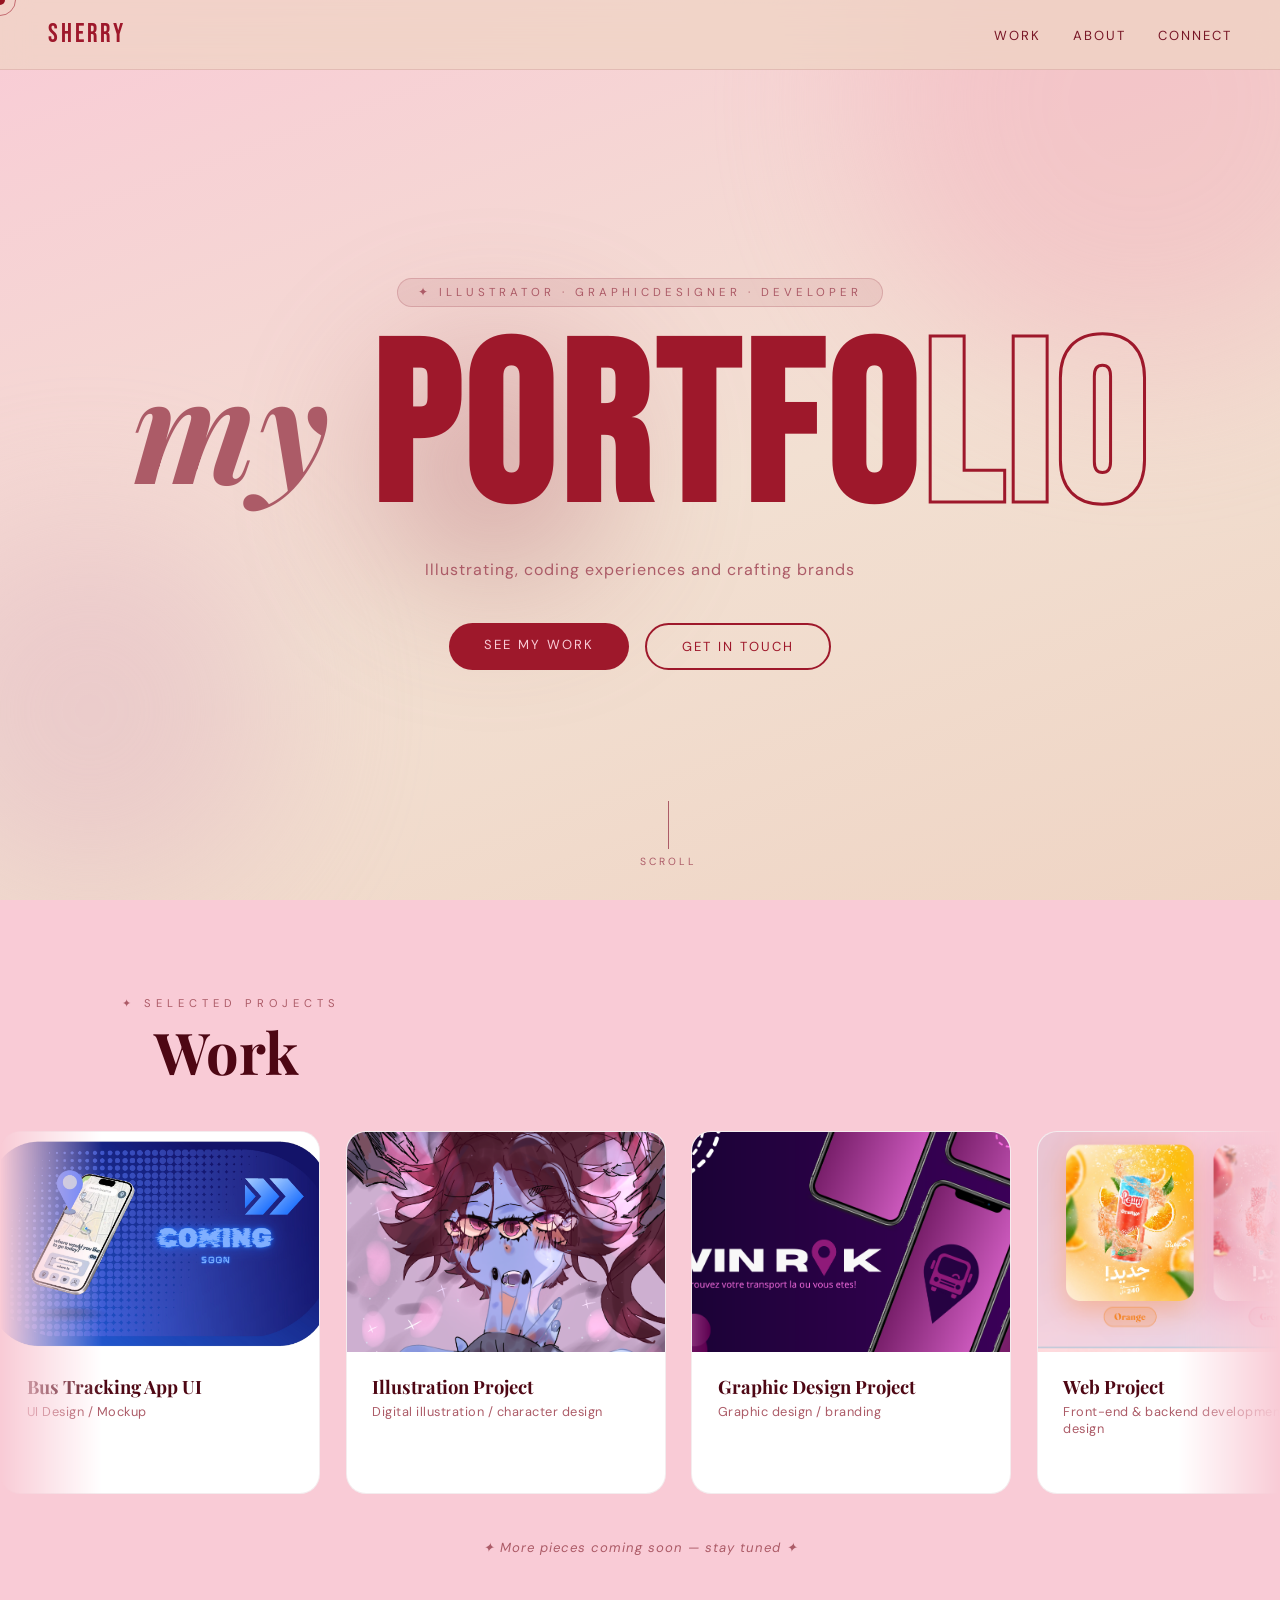
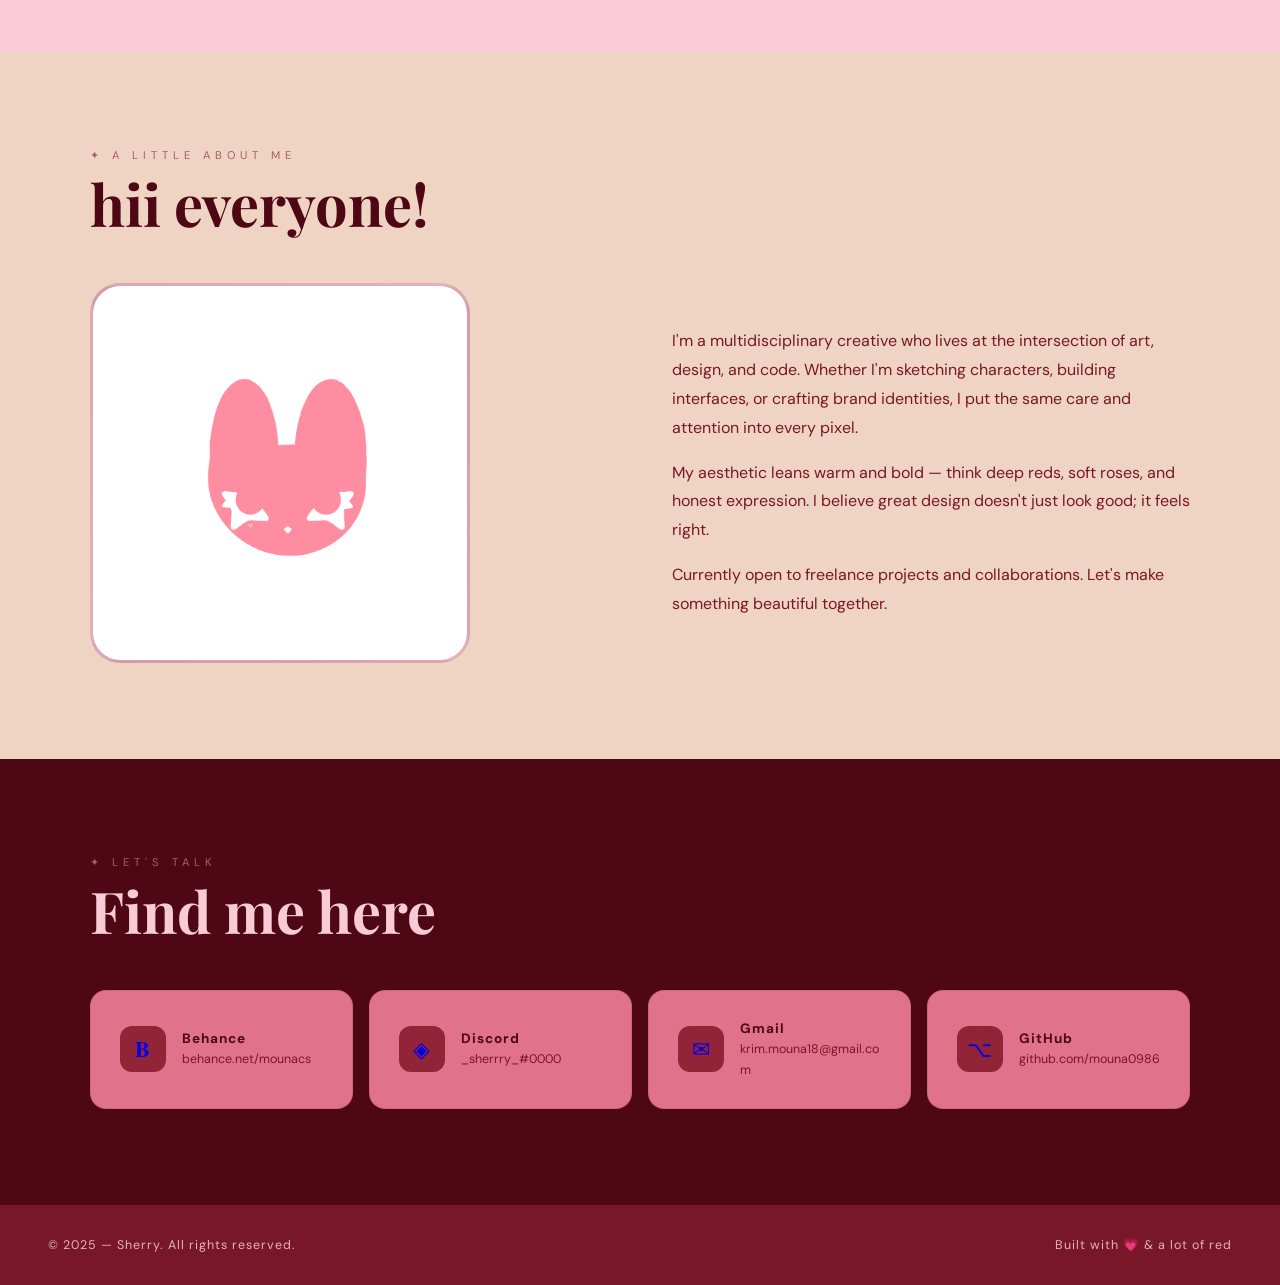
<file: index.html>
<!DOCTYPE html>
<html lang="en">
<head>
<meta charset="UTF-8" />
<meta name="viewport" content="width=device-width, initial-scale=1.0"/>
<title>Portfolio</title>
<link href="https://fonts.googleapis.com/css2?family=Playfair+Display:ital,wght@0,400;0,700;0,900;1,400;1,700&family=DM+Sans:wght@300;400;500&family=Bebas+Neue&display=swap" rel="stylesheet"/>
<style>
  :root {
    --scarlet: #4E0714;
    --ruby: #781727;
    --puce: #AC5B67;
    --pearl: #E2B3C2;
    --rose: #F9CBD6;
    --blush: #F2AFBC;
    --wine: #9E182B;
    --almond: #EFD4C4;
    --oatmilk: #F2E0D2;
  }
  *, *::before, *::after { margin: 0; padding: 0; box-sizing: border-box; }
  html { scroll-behavior: smooth; }
  body {
    font-family: 'DM Sans', sans-serif;
    background: var(--oatmilk);
    color: var(--scarlet);
    overflow-x: hidden;
  }

  /* ── NAV ── */
  nav {
    position: fixed; top: 0; left: 0; right: 0; z-index: 100;
    display: flex; align-items: center; justify-content: space-between;
    padding: 1.2rem 3rem;
    background: rgba(239,212,196,0.72);
    backdrop-filter: blur(14px);
    border-bottom: 1px solid rgba(120,23,39,0.12);
  }
  .nav-logo {
    font-family: 'Bebas Neue', sans-serif;
    font-size: 1.6rem;
    letter-spacing: 3px;
    color: var(--wine);
  }
  .nav-links { display: flex; gap: 2rem; list-style: none; }
  .nav-links a {
    font-size: 0.82rem;
    letter-spacing: 2px;
    text-transform: uppercase;
    color: var(--ruby);
    text-decoration: none;
    transition: color .2s;
  }
  .nav-links a:hover { color: var(--wine); }

  /* ── HERO ── */
  #hero {
    min-height: 100vh;
    display: flex; flex-direction: column; align-items: center; justify-content: center;
    position: relative;
    overflow: hidden;
    background: linear-gradient(160deg, var(--rose) 0%, var(--oatmilk) 55%, var(--almond) 100%);
    padding: 7rem 2rem 4rem;
  }
  .hero-blob {
    position: absolute;
    border-radius: 50%;
    filter: blur(80px);
    opacity: 0.45;
    pointer-events: none;
  }
  .blob1 { width: 560px; height: 560px; background: var(--blush); top: -180px; right: -140px; animation: drift 9s ease-in-out infinite alternate; }
  .blob2 { width: 380px; height: 380px; background: var(--pearl); bottom: 0; left: -100px; animation: drift 11s ease-in-out infinite alternate-reverse; }
  .blob3 { width: 220px; height: 220px; background: var(--puce); top: 40%; left: 30%; animation: drift 7s ease-in-out infinite alternate; }
  @keyframes drift { from { transform: translate(0,0) scale(1); } to { transform: translate(30px, 20px) scale(1.06); } }

  .hero-badge {
    font-size: 0.72rem;
    letter-spacing: 4px;
    text-transform: uppercase;
    color: var(--puce);
    background: rgba(172,91,103,0.12);
    border: 1px solid rgba(172,91,103,0.3);
    border-radius: 999px;
    padding: 6px 20px;
    margin-bottom: 1.8rem;
    position: relative; z-index: 1;
    animation: fadeUp 0.7s ease both;
  }

  .portfolio-title {
    position: relative; z-index: 1;
    font-family: 'Bebas Neue', sans-serif;
    font-size: clamp(5rem, 18vw, 14rem);
    line-height: 0.88;
    letter-spacing: 6px;
    color: transparent;
    -webkit-text-stroke: 3px var(--wine);
    text-align: center;
    animation: fadeUp 0.8s 0.1s ease both;
    user-select: none;
  }
  .portfolio-title .fill {
    color: var(--wine);
    -webkit-text-stroke: 0;
  }
  .portfolio-title .italic {
    font-family: 'Playfair Display', serif;
    font-style: italic;
    font-size: 0.65em;
    letter-spacing: 2px;
    color: var(--puce);
    -webkit-text-stroke: 0;
    vertical-align: middle;
  }

  .hero-sub {
    position: relative; z-index: 1;
    font-size: 1rem;
    color: var(--puce);
    letter-spacing: 1px;
    margin-top: 1.4rem;
    max-width: 480px;
    text-align: center;
    line-height: 1.7;
    animation: fadeUp 0.8s 0.2s ease both;
  }

  .hero-cta {
    position: relative; z-index: 1;
    margin-top: 2.5rem;
    display: flex; gap: 1rem; flex-wrap: wrap; justify-content: center;
    animation: fadeUp 0.8s 0.3s ease both;
  }
  .btn {
    padding: 0.8rem 2.2rem;
    border-radius: 999px;
    font-family: 'DM Sans', sans-serif;
    font-size: 0.82rem;
    letter-spacing: 2px;
    text-transform: uppercase;
    cursor: pointer;
    text-decoration: none;
    transition: transform .2s, box-shadow .2s;
  }
  .btn:hover { transform: translateY(-3px); box-shadow: 0 10px 28px rgba(120,23,39,0.18); }
  .btn-primary { background: var(--wine); color: var(--rose); border: none; }
  .btn-outline { background: transparent; color: var(--wine); border: 2px solid var(--wine); }

  .scroll-hint {
    position: absolute; bottom: 2rem; left: 50%; transform: translateX(-50%);
    z-index: 1; display: flex; flex-direction: column; align-items: center; gap: 6px;
    animation: fadeUp 1s 0.6s ease both;
  }
  .scroll-hint span { font-size: 0.65rem; letter-spacing: 3px; text-transform: uppercase; color: var(--puce); }
  .scroll-line { width: 1px; height: 48px; background: var(--puce); animation: grow 1.8s ease-in-out infinite; }
  @keyframes grow { 0%,100%{transform:scaleY(0.3)} 50%{transform:scaleY(1)} }

  @keyframes fadeUp {
    from { opacity: 0; transform: translateY(28px); }
    to   { opacity: 1; transform: translateY(0); }
  }

  /* ── SECTION SHELL ── */
  section { padding: 6rem 2rem; }
  .section-inner { max-width: 1100px; margin: 0 auto; }
  .section-label {
    font-size: 0.7rem; letter-spacing: 5px; text-transform: uppercase;
    color: var(--puce); margin-bottom: 0.6rem;
  }
  .section-title {
    font-family: 'Playfair Display', serif;
    font-size: clamp(2.2rem, 5vw, 3.6rem);
    line-height: 1.1;
    color: var(--scarlet);
    margin-bottom: 3rem;
  }

  /* ── WORK — INFINITE SCROLL ── */
  #work {
    background: var(--rose);
    padding: 6rem 0;
    overflow: hidden;
  }
  #work .section-inner {
    padding: 0 2rem;
  }
  #work .section-title {
    padding: 0 2rem;
  }

  .marquee-wrapper {
    position: relative;
    width: 100%;
    overflow: hidden;
    /* fade edges */
    -webkit-mask-image: linear-gradient(to right, transparent 0%, black 8%, black 92%, transparent 100%);
    mask-image: linear-gradient(to right, transparent 0%, black 8%, black 92%, transparent 100%);
  }

  .marquee-track {
    display: flex;
    gap: 1.6rem;
    width: max-content;
    animation: marquee 28s linear infinite;
    will-change: transform;
  }

  .marquee-wrapper:hover .marquee-track {
    animation-play-state: paused;
  }

  @keyframes marquee {
    from { transform: translateX(0); }
    to   { transform: translateX(-50%); }
  }

  .work-card {
    flex-shrink: 0;
    width: 320px;
    border-radius: 20px;
    background: white;
    overflow: hidden;
    border: 1px solid rgba(120,23,39,0.08);
    transition: transform .35s cubic-bezier(.22,.68,0,1.2), box-shadow .35s;
    text-decoration: none;
    display: block;
    cursor: pointer;
  }
  .work-card:hover {
    transform: translateY(-10px) scale(1.02);
    box-shadow: 0 28px 60px rgba(120,23,39,0.22);
  }

  .work-card img {
    width: 100%;
    height: 220px;
    object-fit: cover;
    display: block;
    transition: transform .5s ease;
  }
  .work-card:hover img {
    transform: scale(1.05);
  }

  .work-info {
    padding: 1.4rem 1.6rem 1.6rem;
  }
  .work-info h3 {
    font-family: 'Playfair Display', serif;
    font-size: 1.15rem;
    color: var(--scarlet);
    margin-bottom: 4px;
  }
  .work-info p {
    font-size: 0.8rem;
    color: var(--puce);
    letter-spacing: 0.5px;
  }
  .work-info .arrow {
    display: inline-block;
    margin-top: 0.9rem;
    font-size: 0.72rem;
    letter-spacing: 2px;
    text-transform: uppercase;
    color: var(--wine);
    opacity: 0;
    transform: translateX(-6px);
    transition: opacity .25s, transform .25s;
  }
  .work-card:hover .arrow {
    opacity: 1;
    transform: translateX(0);
  }

  .work-add-note {
    text-align: center;
    margin-top: 2.8rem;
    font-size: 0.82rem;
    letter-spacing: 1px;
    color: var(--puce);
    font-style: italic;
    padding: 0 2rem;
  }

  /* ── ABOUT ── */
  #about { background: var(--almond); }
  .about-wrap {
    display: grid;
    grid-template-columns: 1fr 1fr;
    gap: 4rem;
    align-items: center;
  }
  @media(max-width:700px) { .about-wrap { grid-template-columns: 1fr; } }
  .about-avatar {
    aspect-ratio: 1;
    max-width: 380px;
    border-radius: 30px;
    background: linear-gradient(135deg, var(--pearl), var(--rose));
    display: flex; align-items: center; justify-content: center;
    font-size: 6rem;
    color: var(--wine);
    border: 3px solid rgba(120,23,39,0.15);
    overflow: hidden;
  }
  .about-avatar img {
    width: 100%; height: 100%; object-fit: cover; border-radius: 27px;
  }
  .about-text p {
    color: var(--ruby);
    line-height: 1.8;
    font-size: 1rem;
  }
  .about-text p + p { margin-top: 1rem; }

  /* ── CONNECT ── */
  #connect { background: var(--scarlet); padding: 6rem 2rem; }
  #connect .section-label { color: var(--puce); }
  #connect .section-title { color: var(--rose); }
  .socials-grid {
    display: grid;
    grid-template-columns: repeat(auto-fit, minmax(220px, 1fr));
    gap: 1rem;
  }
  .social-card {
    border: 1px solid rgba(120,23,39,0.15);
    border-radius: 16px;
    padding: 1.8rem;
    display: flex; align-items: center; gap: 1rem;
    text-decoration: none;
    transition: background .2s, transform .2s;
    cursor: pointer;
    background: rgba(255, 139, 166, 0.824);
  }
  .social-card:hover { background: rgba(194, 78, 101, 0.92); transform: translateY(-4px); }
  .social-icon {
    width: 46px; height: 46px;
    border-radius: 12px;
    background: rgb(145, 37, 55);
    display: flex; align-items: center; justify-content: center;
    font-size: 1.4rem;
    flex-shrink: 0;
  }
  .social-info { min-width: 0; }
  .social-info strong { display: block; color: var(--scarlet); font-size: 0.85rem; letter-spacing: 1px; }
  .social-info span { color: var(--ruby); font-size: 0.78rem; word-break: break-all; }

  /* ── FOOTER ── */
  footer {
    background: var(--ruby);
    padding: 2rem 3rem;
    display: flex; align-items: center; justify-content: space-between;
    flex-wrap: wrap; gap: 1rem;
  }
  footer p { font-size: 0.78rem; color: var(--pearl); letter-spacing: 1px; }

  /* ── CURSOR ── */
  .cursor {
    width: 10px; height: 10px;
    background: var(--wine);
    border-radius: 50%;
    position: fixed; top: 0; left: 0;
    pointer-events: none;
    z-index: 9999;
    transform: translate(-50%, -50%);
    transition: transform .08s, opacity .2s;
    mix-blend-mode: multiply;
  }
  .cursor-ring {
    width: 32px; height: 32px;
    border: 1.5px solid var(--wine);
    border-radius: 50%;
    position: fixed; top: 0; left: 0;
    pointer-events: none;
    z-index: 9998;
    transform: translate(-50%, -50%);
    transition: transform .18s ease, width .2s, height .2s;
    opacity: 0.55;
  }
</style>
<link rel="icon" type="image/png" href="images/persona-removebg-preview.png" />
</head>
<body>

<div class="cursor" id="cur"></div>
<div class="cursor-ring" id="ring"></div>

<!-- NAV -->
<nav>
  <span class="nav-logo">Sherry</span>
  <ul class="nav-links">
    <li><a href="#work">Work</a></li>
    <li><a href="#about">About</a></li>
    <li><a href="#connect">Connect</a></li>
  </ul>
</nav>

<!-- HERO -->
<section id="hero">
  <div class="hero-blob blob1"></div>
  <div class="hero-blob blob2"></div>
  <div class="hero-blob blob3"></div>

  <div class="hero-badge">✦ illustrator · GraphicDesigner · Developer</div>

  <h1 class="portfolio-title">
    <span class="italic">my&nbsp;</span><span class="fill">PORTFO</span>LIO
  </h1>

  <p class="hero-sub">Illustrating, coding experiences and crafting brands</p>

  <div class="hero-cta">
    <a href="#work" class="btn btn-primary">See my work</a>
    <a href="#connect" class="btn btn-outline">Get in touch</a>
  </div>

  <div class="scroll-hint">
    <div class="scroll-line"></div>
    <span>scroll</span>
  </div>
</section>

<!-- WORK — infinite horizontal scroll -->
<section id="work">
  <div class="section-inner">
    <p class="section-label">✦ selected projects</p>
    <h2 class="section-title">Work</h2>
  </div>

  <div class="marquee-wrapper">
    <div class="marquee-track" id="marquee-track">

      <!-- Card 1 -->
      <a href="https://www.behance.net/gallery/245821697/UI-design-mokup-for-a-tracking-bus-APP"
         target="_blank" rel="noopener" class="work-card">
        <img src="images\coming_page-0001 (1).jpg" alt="Bus Tracking App UI" />
        <div class="work-info">
          <h3>Bus Tracking App UI</h3>
          <p>UI Design / Mockup</p>
          <span class="arrow">View on Behance →</span>
        </div>
      </a>


      <!-- Card 2 -->
      <a href="https://www.behance.net/gallery/247300105/card1"
         target="_blank" rel="noopener" class="work-card">
        <img src="images/draw6.png" alt="Illustration Project" />
        <div class="work-info">
          <h3>Illustration Project</h3>
          <p>Digital illustration / character design</p>
          <span class="arrow">View on Behance →</span>
        </div>
      </a>


      <!-- Card 3 -->
        <a href="https://www.behance.net/gallery/250306187/Win-Rak_-prototype-of-a-transportation-APP"
         target="_blank" rel="noopener" class="work-card">
        <img src="images/win rak.png" alt="Graphic Design Project" />
        <div class="work-info">
          <h3>Graphic Design Project</h3>
          <p>Graphic design / branding</p>
          <span class="arrow">View on Behance →</span>
        </div>
      </a>
    
      <!-- Card 4 -->
      <a href="https://github.com/mouna0986/AI-EXPO-2025-2026--DarijaReview-Intelligence-Platform"
         target="_blank" rel="noopener" class="work-card">
        <img src="images/ramy.png" alt="Web Project" />
        <div class="work-info">
          <h3>Web Project</h3>
          <p>Front-end & backend development / UI design</p>
          <span class="arrow">View on GitHub →</span>
        </div>
      </a>

      <!-- ↓↓ Add more cards here as your portfolio grows ↓↓ -->

    </div>
  </div>

  <p class="work-add-note">✦ More pieces coming soon — stay tuned ✦</p>
</section>

<!-- ABOUT -->
<section id="about">
  <div class="section-inner">
    <p class="section-label">✦ a little about me</p>
    <h2 class="section-title">hii everyone!</h2>
    <div class="about-wrap">
      <div class="about-avatar" id="avatarSlot">
        <img src="images/persona.png" alt="Sherry" />
      </div>
      <div class="about-text">
        <p>I'm a multidisciplinary creative who lives at the intersection of art, design, and code. Whether I'm sketching characters, building interfaces, or crafting brand identities, I put the same care and attention into every pixel.</p>
        <p>My aesthetic leans warm and bold — think deep reds, soft roses, and honest expression. I believe great design doesn't just look good; it feels right.</p>
        <p>Currently open to freelance projects and collaborations. Let's make something beautiful together.</p>
      </div>
    </div>
  </div>
</section>

<!-- CONNECT -->
<section id="connect">
  <div class="section-inner">
    <p class="section-label">✦ let's talk</p>
    <h2 class="section-title">Find me here</h2>
    <div class="socials-grid">

      <a class="social-card" href="https://www.behance.net/mounacs" target="_blank" rel="noopener">
        <div class="social-icon">𝐁</div>
        <div class="social-info">
          <strong>Behance</strong>
          <span>behance.net/mounacs</span>
        </div>
      </a>

      <a class="social-card" href="https://discord.bio/p/_sherrry_" target="_blank" rel="noopener">
        <div class="social-icon">◈</div>
        <div class="social-info">
          <strong>Discord</strong>
          <span>_sherrry_#0000</span>
        </div>
      </a>

      <a class="social-card" href="mailto:krim.mouna18@gmail.com">
        <div class="social-icon">✉</div>
        <div class="social-info">
          <strong>Gmail</strong>
          <span>krim.mouna18@gmail.com</span>
        </div>
      </a>

      <a class="social-card" href="https://github.com/mouna0986" target="_blank" rel="noopener">
        <div class="social-icon">⌥</div>
        <div class="social-info">
          <strong>GitHub</strong>
          <span>github.com/mouna0986</span>
        </div>
      </a>

    </div>
  </div>
</section>

<!-- FOOTER -->
<footer>
  <p>© 2025 — Sherry. All rights reserved.</p>
  <p>Built with 💗 &amp; a lot of red</p>
</footer>

<script>
  /* ── Custom cursor ── */
  const cur  = document.getElementById('cur');
  const ring = document.getElementById('ring');
  document.addEventListener('mousemove', e => {
    cur.style.left  = e.clientX + 'px';
    cur.style.top   = e.clientY + 'px';
    setTimeout(() => {
      ring.style.left = e.clientX + 'px';
      ring.style.top  = e.clientY + 'px';
    }, 60);
  });

  /* ── Cursor ring expand on interactive cards ── */
  document.querySelectorAll('.work-card, .social-card').forEach(c => {
    c.addEventListener('mouseenter', () => { ring.style.width = '52px'; ring.style.height = '52px'; });
    c.addEventListener('mouseleave', () => { ring.style.width = '32px'; ring.style.height = '32px'; });
  });

  /* ── Duplicate marquee cards for seamless loop ── */
  const track = document.getElementById('marquee-track');
  const clone  = track.innerHTML;
  track.innerHTML += clone; // duplicate so loop is seamless

  /* ── Scroll-reveal for about + connect sections ── */
  const obs = new IntersectionObserver(entries => {
    entries.forEach(e => {
      if (e.isIntersecting) {
        e.target.style.opacity    = '1';
        e.target.style.transform  = 'translateY(0)';
      }
    });
  }, { threshold: 0.12 });

  document.querySelectorAll('.social-card, .about-avatar, .about-text').forEach(el => {
    el.style.opacity   = '0';
    el.style.transform = 'translateY(32px)';
    el.style.transition = 'opacity 0.6s ease, transform 0.6s ease';
    obs.observe(el);
  });
</script>
</body>
</html>
</file>
